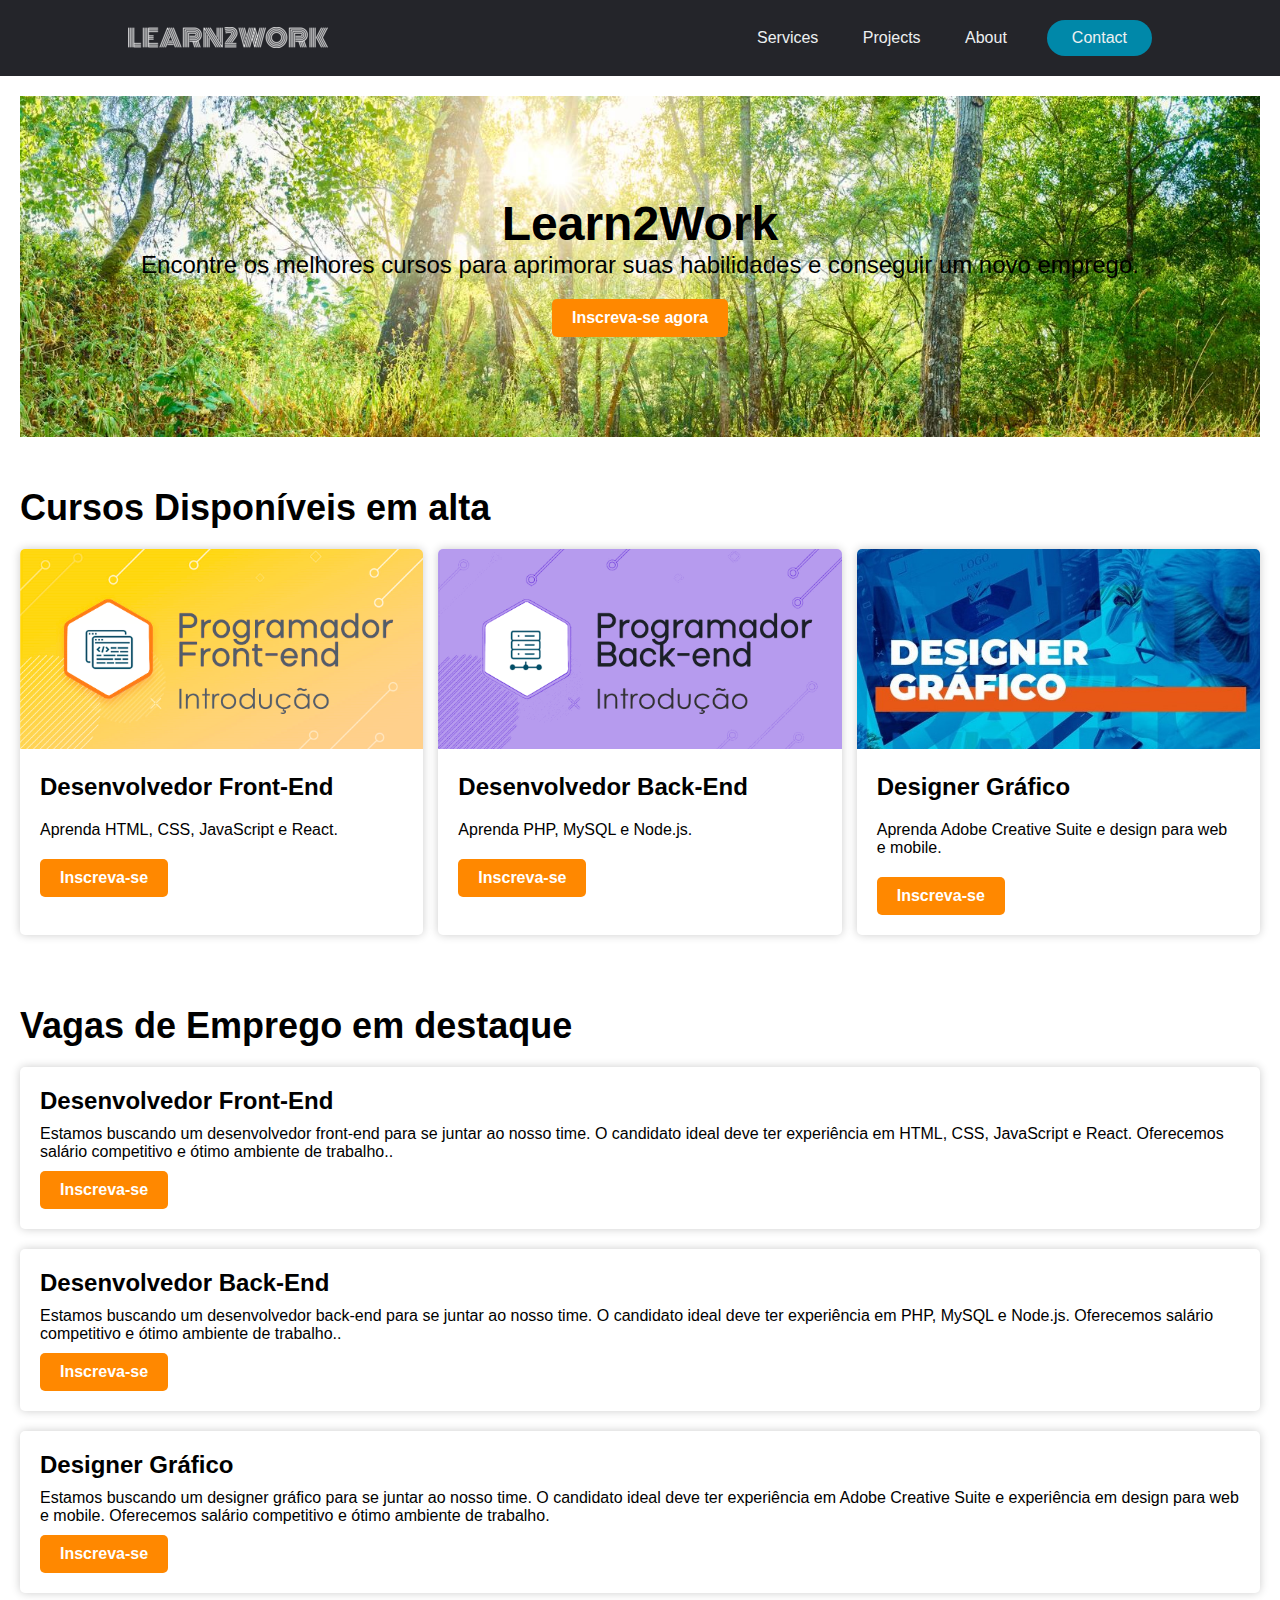
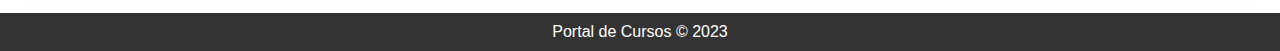
<file: html/cursos.html>
<!DOCTYPE html>
<html>
<head>
	<meta charset="UTF-8">
	<title>Portal de Cursos</title>
	<link rel="stylesheet" type="text/css" href="/Style/style.css">
</head>
<body>
	<header class="nav_header">
    <a class="logo" href="/"><img src="/images/learn2work-high-resolution-logo-.png" alt="logo"></a>
    <nav>
        <ul class="nav_links">
            <li class="li-nav"><a href="#">Services</a></li>
            <li class="li-nav"><a href="#">Projects</a></li>
            <li class="li-nav"><a href="#">About</a></li>
        </ul>
    </nav>
    <a class="cta" href="#">Contact</a>
</header>
	<main>
		<section id="hero">
			<h1>Learn2Work</h1>
			<p>Encontre os melhores cursos para aprimorar suas habilidades e conseguir um novo emprego.</p>
		<button>Inscreva-se agora</button>
		</section>
		<section id="cursos">
			<h2>Cursos Disponíveis em alta</h2>
			<ul>
				<li>
					<img src="/images/thumb2.png" alt="Curso 1">
					<h3>Desenvolvedor Front-End</h3>
					<p>Aprenda HTML, CSS, JavaScript e React.</p>
					<a href="inscreva.html"><button>Inscreva-se</button></a>
				</li>
				<li>
					<img src="/images/thumb.png" alt="Curso 2">
					<h3>Desenvolvedor Back-End</h3>
						<p>Aprenda PHP, MySQL e Node.js.</p>
						<button>Inscreva-se</button>
				</li>
				<li>
					<img src="/images/thumb3.jpg" alt="Curso 3">
					<h3>Designer Gráfico</h3>
					<p>Aprenda Adobe Creative Suite e design para web e mobile.</p>
					<button>Inscreva-se</button>
				</li>
			</ul>
		</section>
		<section id="vagas">
			<h2>Vagas de Emprego em destaque</h2>
			<ul>
				<li>
					<h3>Desenvolvedor Front-End</h3>
					<p>Estamos buscando um desenvolvedor front-end para se juntar ao nosso time. O candidato ideal deve ter experiência em HTML, CSS, JavaScript e React. Oferecemos salário competitivo e ótimo ambiente de trabalho..</p>
					<button>Inscreva-se</button>
				</li>
				<li>
					<h3>Desenvolvedor Back-End</h3>
					<p>Estamos buscando um desenvolvedor back-end para se juntar ao nosso time. O candidato ideal deve ter experiência em PHP, MySQL e Node.js. Oferecemos salário competitivo e ótimo ambiente de trabalho..</p>
					<button>Inscreva-se</button>
				</li>
				<li>
					<h3>Designer Gráfico</h3>
					<p>Estamos buscando um designer gráfico para se juntar ao nosso time. O candidato ideal deve ter experiência em Adobe Creative Suite e experiência em design para web e mobile. Oferecemos salário competitivo e ótimo ambiente de trabalho.</p>
					<button>Inscreva-se</button>
				</li>
			</ul>
		</section>
	</main>
	<footer>
		<p>Portal de Cursos © 2023</p>
	</footer>
</body>
</html>
</file>
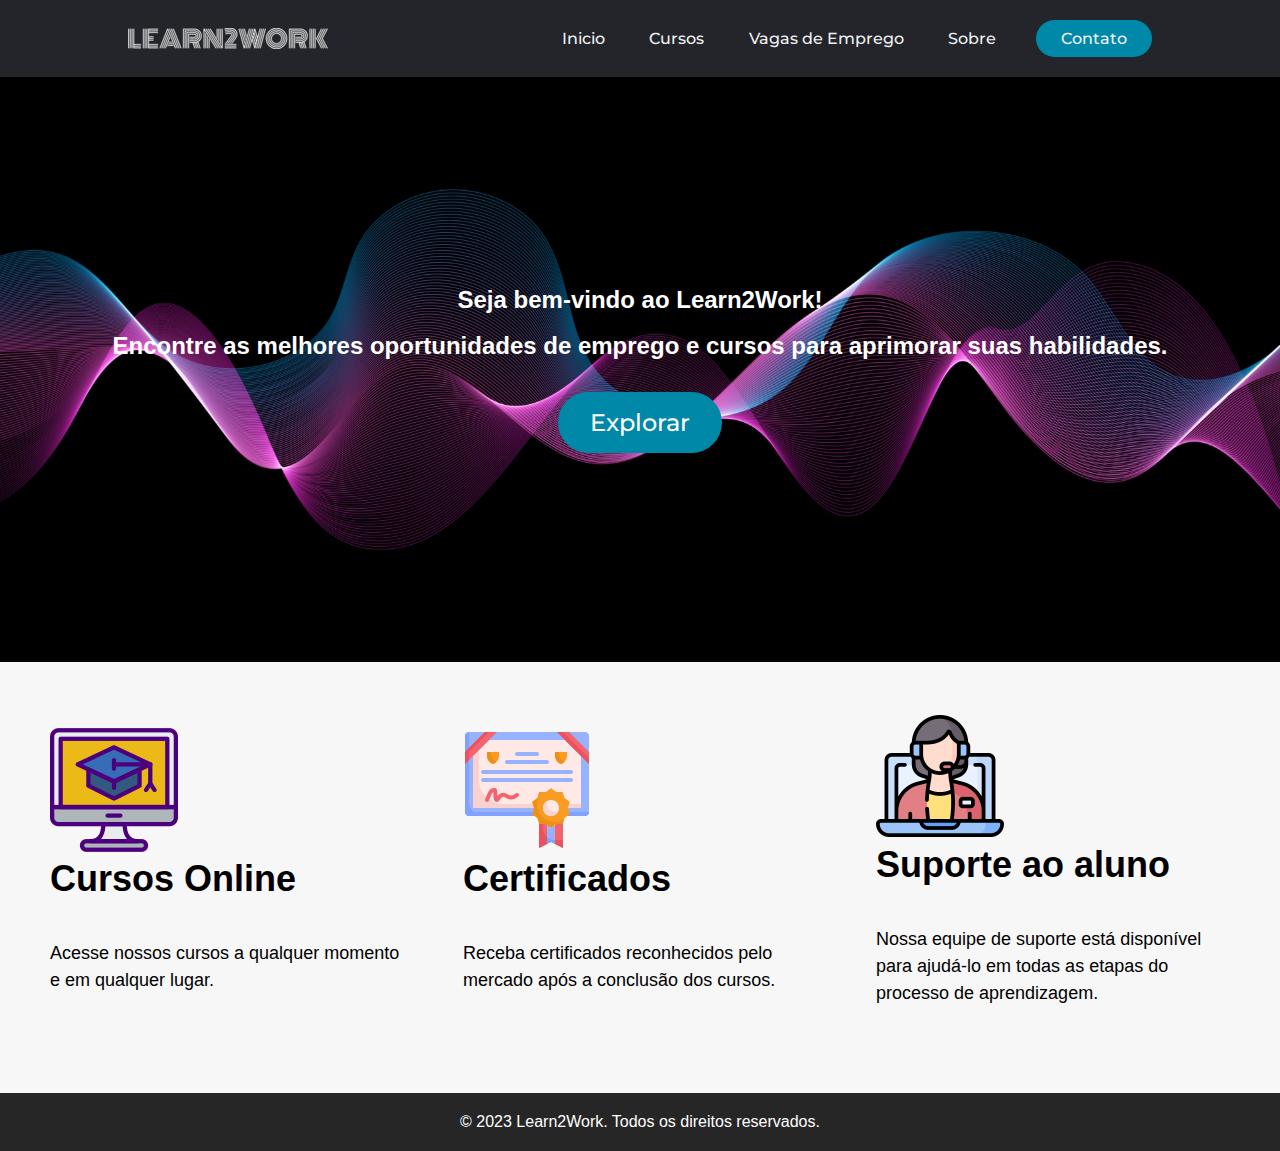
<file: html/Inicio.html>
<!DOCTYPE html>
<html lang="pt-br">
<head>
  <meta charset="UTF-8">
  <title>Learn2Work</title>
  <link rel="stylesheet" href="/Style/style3.css">
  <link href="https://fonts.googleapis.com/css?family=Montserrat:500&display=swap" rel="stylesheet">
</head>
<body>
  <header class="nav_header">
    <a class="logo" href="/"><img src="/images/learn2work-high-resolution-logo-.png" alt="logo"></a>
    <nav>
        <ul class="nav_links">
            <li class="li-nav"><a href="#">Inicio</a></li>
            <li class="li-nav"><a href="#">Cursos</a></li>
            <li class="li-nav"><a href="#">Vagas de Emprego</a></li>
            <li class="li-nav"><a href="#">Sobre</a></li>
        </ul>
    </nav>
    <a class="cta" href="#">Contato</a>
</header>
  <main>
    <section class="hero">
      <div class="banner">
        
        <h2>Seja bem-vindo ao Learn2Work!</h1>
        <br>
        <p>Encontre as melhores oportunidades de emprego e cursos para aprimorar suas habilidades.</p>
        <a href="cursos.html">
          <button>Explorar</button>
        </a>
      </div>
    </section>
    <section class="features">
      <div class="feature">
        <img src="/images/curso-online.png" alt="Ícone de livro">
        <h3>Cursos Online</h3>
        <p>Acesse nossos cursos a qualquer momento e em qualquer lugar.</p>
      </div>
      <div class="feature">
        <img src="/images/certificado.png" alt="Ícone de certificado">
        <h3>Certificados</h3>
        <p>Receba certificados reconhecidos pelo mercado após a conclusão dos cursos.</p>
      </div>
      <div class="feature">
        <img src="/images/suporte.png" alt="Ícone de suporte">
        <h3>Suporte ao aluno</h3>
        <p>Nossa equipe de suporte está disponível para ajudá-lo em todas as etapas do processo de aprendizagem.</p>
      </div>
    </section>
  </main>
  <br><br>
  <footer>
    <p>&copy; 2023 Learn2Work. Todos os direitos reservados.</p>
  </footer>
</body>
</html>
</file>
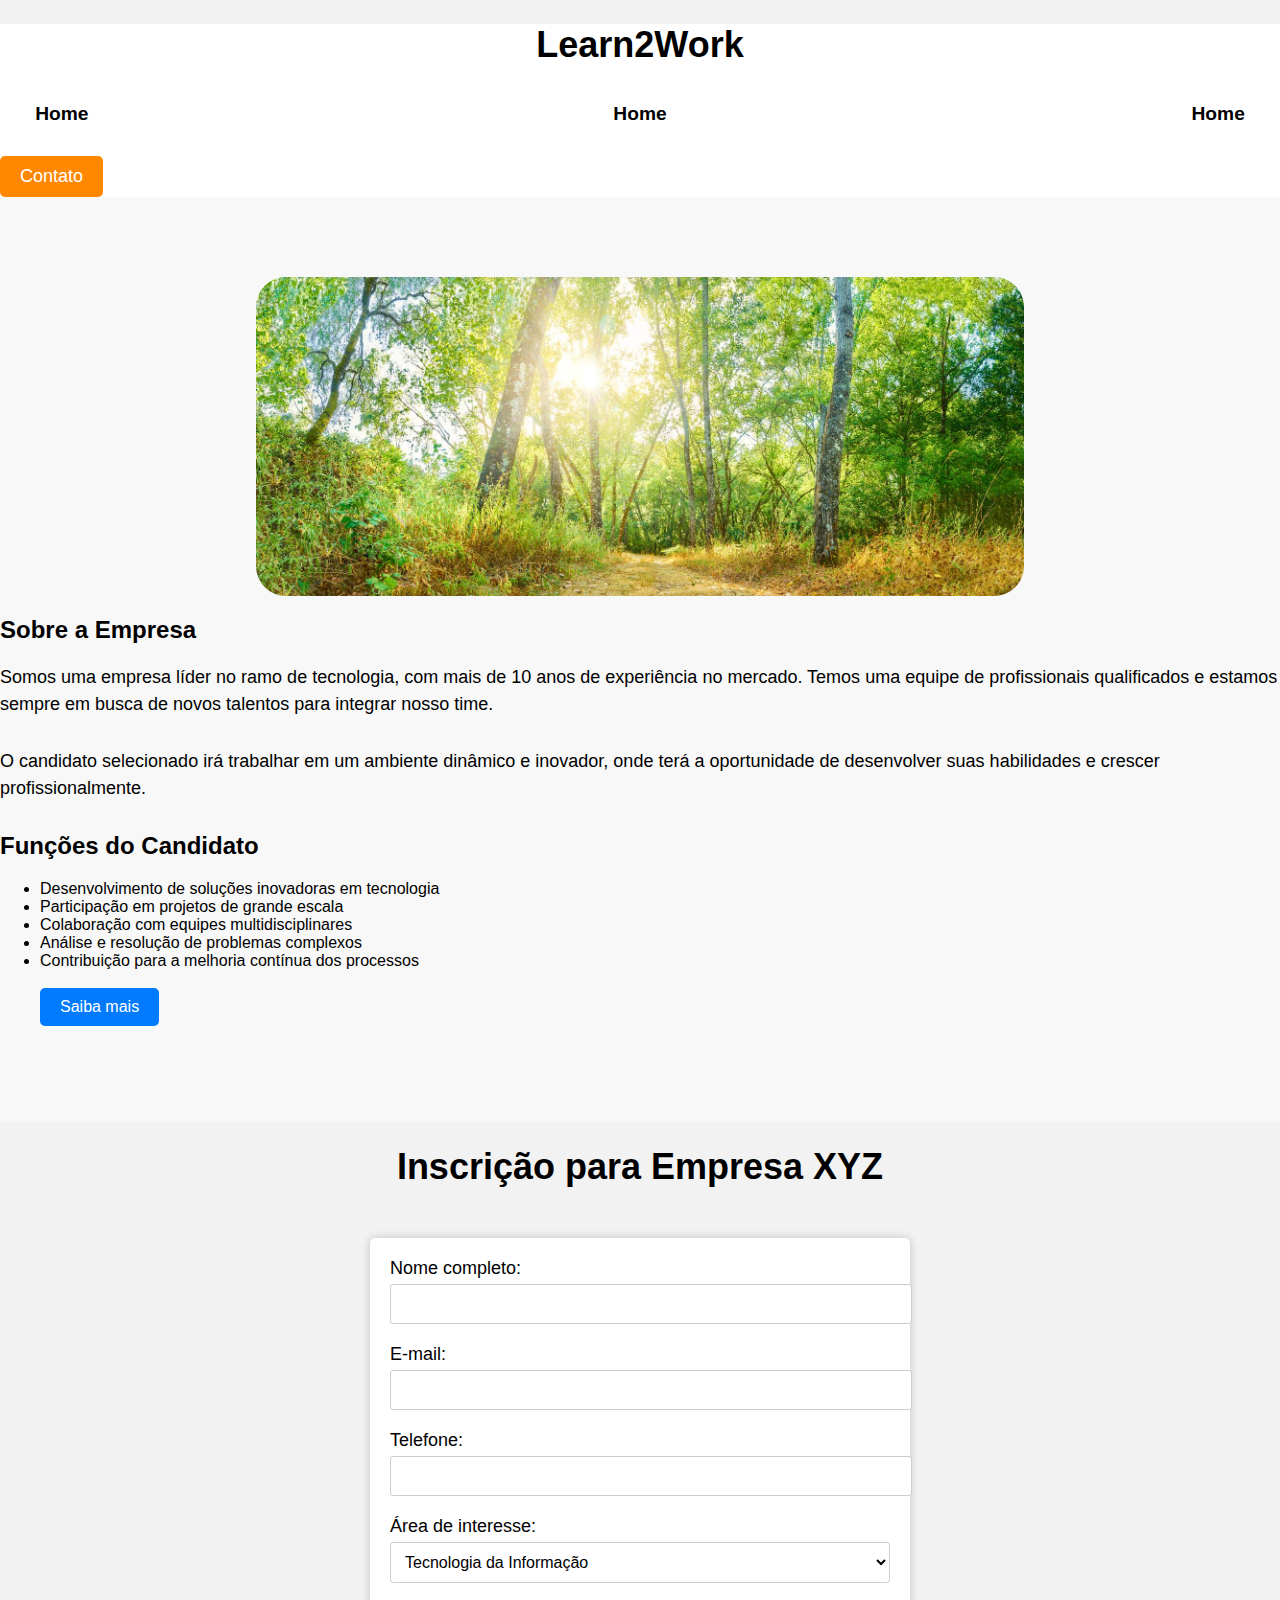
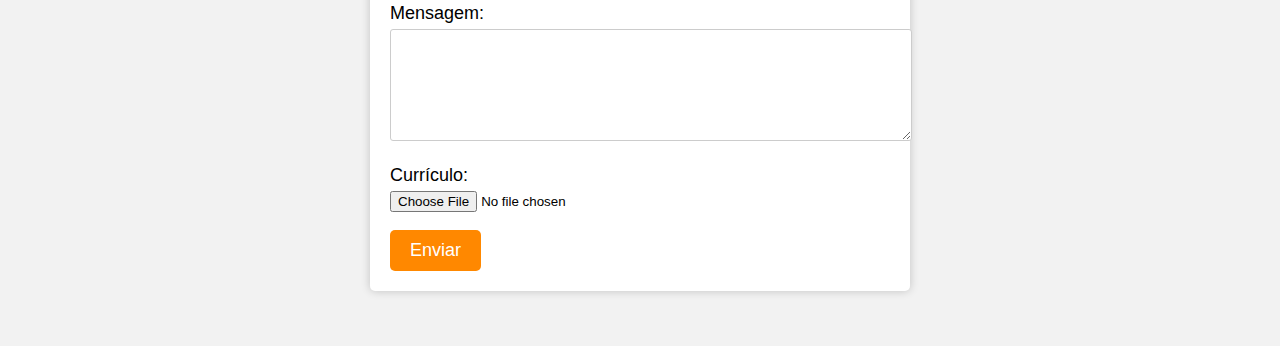
<file: html/inscreva.html>
<!DOCTYPE html>
<html>
<head>
	<meta charset="UTF-8">
	<title>Inscrição para Empresa XYZ</title>
	<style>
		body {
			font-family: Arial, sans-serif;
			background-color: #f2f2f2;
			margin: 0;
			padding: 0;
		}

		h1 {
			font-size: 36px;
			margin-bottom: 20px;
			text-align: center;
		}

		form {
			background-color: #fff;
			border-radius: 5px;
			box-shadow: 0 0 10px rgba(0, 0, 0, 0.2);
			margin: 50px auto;
			max-width: 500px;
			padding: 20px;
		}

		label {
			display: block;
			font-size: 18px;
			margin-bottom: 5px;
		}

		input[type="text"],
		input[type="email"],
		input[type="tel"],
		select,
		textarea {
			border: 1px solid #ccc;
			border-radius: 3px;
			font-size: 16px;
			margin-bottom: 20px;
			padding: 10px;
			width: 100%;
		}

		select {
			background-color: #fff;
			cursor: pointer;
		}

		textarea {
			resize: vertical;
		}

		button {
			background-color: #ff8800;
			border: none;
			border-radius: 5px;
			color: #fff;
			cursor: pointer;
			font-size: 18px;
			padding: 10px 20px;
		}

		button:hover {
			background-color: #ff6600;
			}
		#sobre {
  background-color: #f8f8f8;
  padding: 80px 0;
}

.titulo {
  text-align: center;
  margin-bottom: 40px;
}

.row {
  display: flex;
  flex-wrap: wrap;
}

.here {
  width: 50%;
}

.here1 {
  width: 100%;
}

img {
	border-radius: 30px;
  max-width: 60%;
  height: auto;
  margin-bottom: 20px;
  transition: all 0.3s ease-in-out;
	display: block;
  margin: auto;
	
}

img:hover {
  transform: scale(1.1);
}

h3 {
  font-size: 28px;
  margin-bottom: 20px;
}

p {
  font-size: 18px;
  line-height: 1.5;
  margin-bottom: 30px;
}

.botao-saiba-mais {
  background-color: #007bff;
  color: #fff;
  border: none;
  padding: 10px 20px;
  font-size: 16px;
  border-radius: 5px;
  transition: all 0.3s ease-in-out;
}

.botao-saiba-mais:hover {
  background-color: #0062cc;
  cursor: pointer;
}

header {
	background-color: white;
}

nav ul {
	display: flex;
	justify-content: space-between;
	align-items: center;
	padding: 1em;
}

nav ul li {
	list-style: none;
}

nav ul li a {
	color: rgb(0, 0, 0);
	text-decoration: none;
	font-weight: bold;
	font-size: 1.2em;
	padding: 0.5em 1em;
	transition: all 0.3s ease;
}

nav ul li a:hover {
	background-color: rgb(0, 0, 0);
	padding: 0.7em 1.2em;
	border-radius: 4px;
}
	</style>
</head>
<header>
	<h1 class="logo">Learn2Work</h1>
	<nav>
		<ul class="nav_links">
			<li><a href="#">Home</a></li>
			<li><a href="#">Home</a></li>
			<li><a href="#">Home</a></li>
		</ul>
			
	</nav>
	<a class="cta" href="#"><button>Contato</button></a>
</header>
<body>
	<section id="sobre">
		<div class="container">
			<div class="row">
				<div class="here here1">
					<img src="/images/empresa.jpg" alt="Imagem da empresa">
				</div>
				<div class="here here1">
					<h2>Sobre a Empresa</h2>
        	<p> Somos uma empresa líder no ramo de tecnologia, com mais de 10 anos de experiência no mercado. Temos uma equipe de profissionais qualificados e estamos sempre em busca de novos talentos para integrar nosso time.</p>
        	<p> O candidato selecionado irá trabalhar em um ambiente dinâmico e inovador, onde terá a oportunidade de desenvolver suas habilidades e crescer profissionalmente.</p>
				<div class="here here1">
						<h2>Funções do Candidato</h2>
						<ul>
							<li>Desenvolvimento de soluções inovadoras em tecnologia</li>
							<li>Participação em projetos de grande escala</li>
							<li>Colaboração com equipes multidisciplinares</li>
							<li>Análise e resolução de problemas complexos</li>
							<li>Contribuição para a melhoria contínua dos processos</li>
							<br>
					<button class="botao-saiba-mais">Saiba mais</button>
				</div>
			</div>
		</div>
	</section>
	<h1>Inscrição para Empresa XYZ</h1>

	<form action="submit.php" method="post">
		<label for="nome">Nome completo:</label>
		<input type="text" id="nome" name="nome" required>

		<label for="email">E-mail:</label>
		<input type="email" id="email" name="email" required>

		<label for="telefone">Telefone:</label>
		<input type="tel" id="telefone" name="telefone" required>

		<label for="area">Área de interesse:</label>
		<select id="area" name="area">
			<option value="ti">Tecnologia da Informação</option>
			<option value="rh">Recursos Humanos</option>
			<option value="adm">Administração</option>
			<option value="vendas">Vendas</option>
		</select>

		<label for="mensagem">Mensagem:</label>
		<textarea id="mensagem" name="mensagem" rows="5" required></textarea>
    
    <label for="curriculo">Currículo:</label>
        <input type="file" name="curriculo" id="curriculo" required>
  <br><br>
		<button type="submit">Enviar</button>
	</form>
  
</body>
</html>
</file>
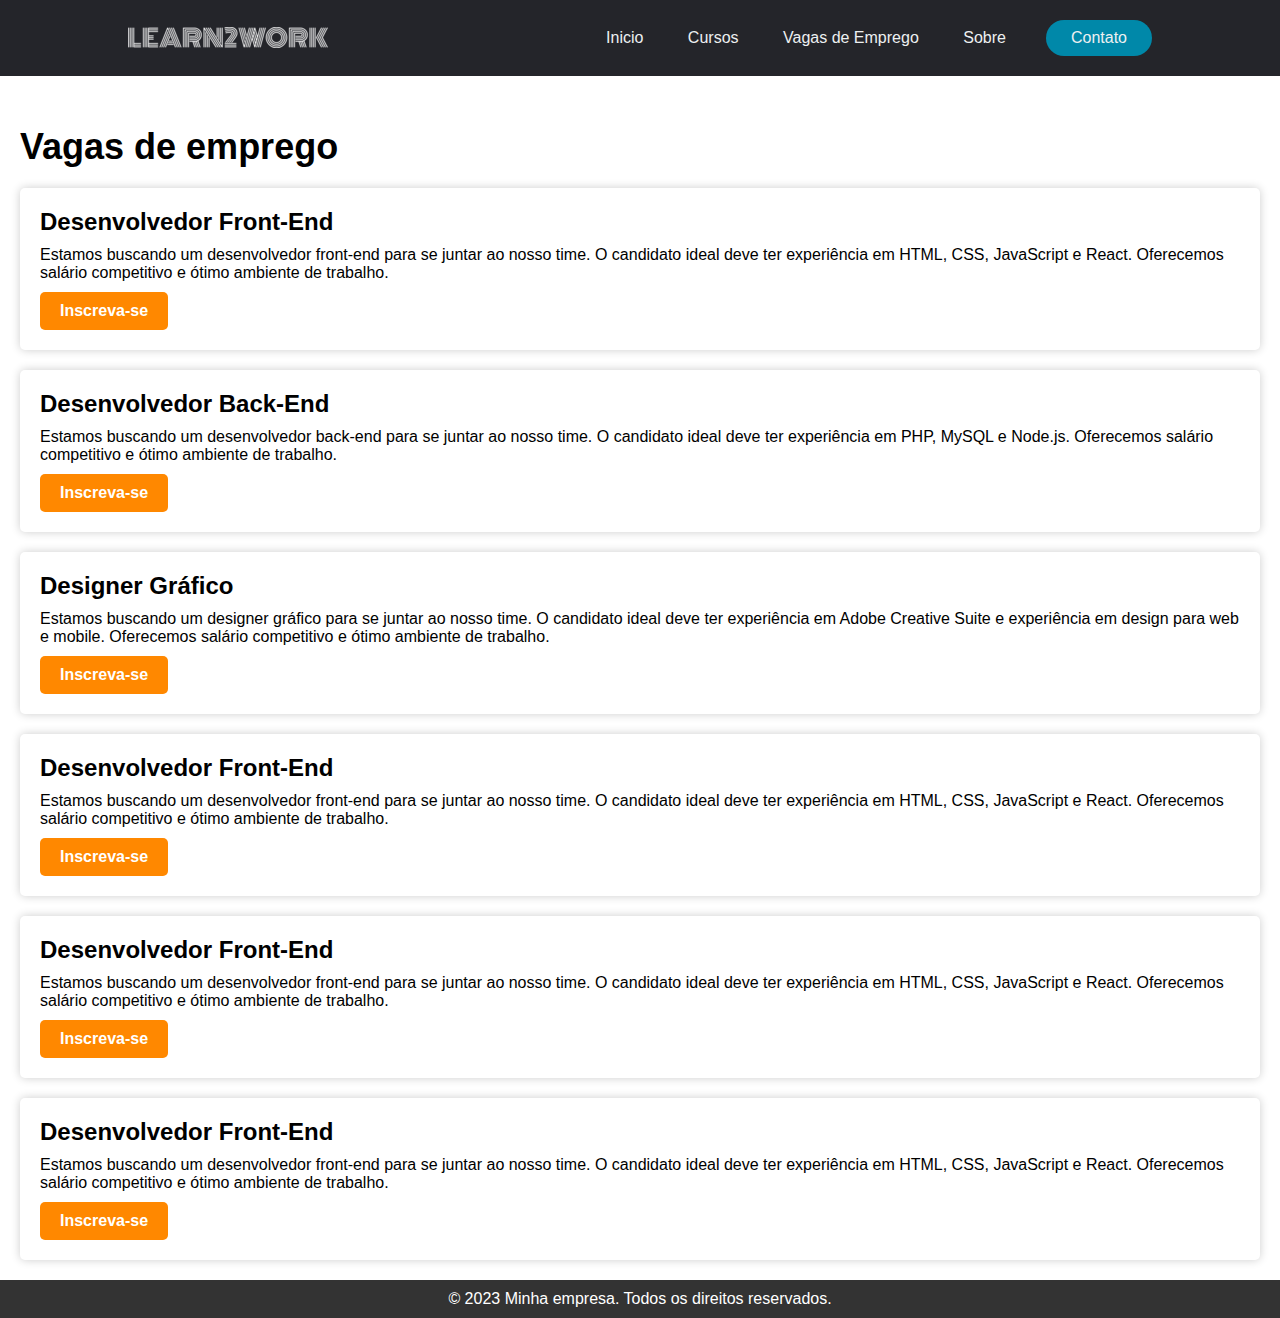
<file: html/vaga.html>
<!DOCTYPE html>
<html lang="pt-br">
<head>
	<meta charset="UTF-8">
	<title>Vagas de emprego - Minha empresa</title>
	<link rel="stylesheet" href="/Style/style.css">
</head>
<body>
	<header class="nav_header">
    <a class="logo" href="/"><img src="/images/learn2work-high-resolution-logo-.png" alt="logo"></a>
    <nav>
        <ul class="nav_links">
            <li class="li-nav"><a href="#">Inicio</a></li>
            <li class="li-nav"><a href="#">Cursos</a></li>
            <li class="li-nav"><a href="#">Vagas de Emprego</a></li>
            <li class="li-nav"><a href="#">Sobre</a></li>
        </ul>
    </nav>
    <a class="cta" href="#">Contato</a>
</header>
	<main>
		<section id="vagas">
			<h2>Vagas de emprego</h2>
			<ul>
				<li>
					<h3>Desenvolvedor Front-End</h3>
					<p>Estamos buscando um desenvolvedor front-end para se juntar ao nosso time. O candidato ideal deve ter experiência em HTML, CSS, JavaScript e React. Oferecemos salário competitivo e ótimo ambiente de trabalho.</p>
					<button>Inscreva-se</button>
				</li>
				<li>
					<h3>Desenvolvedor Back-End</h3>
					<p>Estamos buscando um desenvolvedor back-end para se juntar ao nosso time. O candidato ideal deve ter experiência em PHP, MySQL e Node.js. Oferecemos salário competitivo e ótimo ambiente de trabalho.</p>
					<button>Inscreva-se</button>
				</li>
				<li>
					<h3>Designer Gráfico</h3>
					<p>Estamos buscando um designer gráfico para se juntar ao nosso time. O candidato ideal deve ter experiência em Adobe Creative Suite e experiência em design para web e mobile. Oferecemos salário competitivo e ótimo ambiente de trabalho.</p>
					<button>Inscreva-se</button>
				</li>
				<li>
					<h3>Desenvolvedor Front-End</h3>
					<p>Estamos buscando um desenvolvedor front-end para se juntar ao nosso time. O candidato ideal deve ter experiência em HTML, CSS, JavaScript e React. Oferecemos salário competitivo e ótimo ambiente de trabalho.</p>
					<button>Inscreva-se</button>
				</li>
				<li>
					<h3>Desenvolvedor Front-End</h3>
					<p>Estamos buscando um desenvolvedor front-end para se juntar ao nosso time. O candidato ideal deve ter experiência em HTML, CSS, JavaScript e React. Oferecemos salário competitivo e ótimo ambiente de trabalho.</p>
					<button>Inscreva-se</button>
				</li>
				<li>
					<h3>Desenvolvedor Front-End</h3>
					<p>Estamos buscando um desenvolvedor front-end para se juntar ao nosso time. O candidato ideal deve ter experiência em HTML, CSS, JavaScript e React. Oferecemos salário competitivo e ótimo ambiente de trabalho.</p>
					<button>Inscreva-se</button>
				</li>
			</ul>
		</section>
	</main>
	<footer>
		<p>&copy; 2023 Minha empresa. Todos os direitos reservados.</p>
	</footer>
</body>
</html>
</file>
<file: Style/style.css>
body {
	font-family: Arial, sans-serif;
	margin: 0;
	padding: 0;
}

@import url('https://fonts.googleapis.com/css2?family=Montserrat:wght@500&display=swap');

* {
  box-sizing: border-box;
  margin: 0;
  padding: 0;
}

.li-nav, a, button {
  font-family: "Montserrat", sans-serif;
  font-weight: 500;
  font-size: 16px;
  color: #edf0f1;
  text-decoration: none;
}

.nav_header {
  display: flex;
  justify-content: flex-end;
  align-items: center;
  padding: 20px 10%;
  background-color: #24252A;
}

.logo {
  cursor: pointer;
  margin-right: auto;
  color: #edf0f1;
  font-family: "Montserrat", sans-serif;
  font-size: 30px;
}

.nav_links {
  list-style: none;
}

.nav_links .li-nav {
  display: inline-block;
  padding: 0px 20px;
}

.nav_links .li-nav a {
  transition: all 0.3s ease 0s;
}

.nav_links .li-nav a:hover {
  color: #0088a9;
}

.cta {
  margin-left: 20px;
  padding: 9px 25px;
  background-color: rgba(0, 136, 169, 1);
  border: none;
  border-radius: 50px;
  cursor: pointer;
  transition: all 0.3s ease 0s;
}

.cta:hover {
  background-color: rgba(0, 136, 169, 0.8);
}






  main {
  margin: 20px;
  }
  
  #hero {
  background-image: url(/images/empresa.jpg);
  background-size: cover;
  background-position: center;
  color: #000000;
  text-align: center;
  padding: 100px 0;
  }
  
  #hero h1 {
  font-size: 48px;
  margin: 0;
  }
  
  #hero p {
  font-size: 24px;
  margin-bottom: 20px;
  }
  
  button {
    background-color: #ff8800;
    border: none;
    color: #fff;
    font-size: 16px;
    font-weight: bold;
    padding: 10px 20px;
    border-radius: 5px;
    cursor: pointer;
    transition: background-color 0.2s ease-in-out;
  }
  
  button:hover {
    background-color: #ff6600;
  }
  
  
  #cursos {
  margin-top: 50px;
  }
  
  #cursos h2 {
  font-size: 36px;
  margin-bottom: 20px;
  }
  
  #cursos ul {
  list-style: none;
  margin: 0;
  padding: 0;
  display: flex;
  justify-content: space-between;
  flex-wrap: wrap;
  }
  
  #cursos li {
  width: calc(33.33% - 10px);
  margin-bottom: 20px;
  box-shadow: 0 0 10px rgba(0, 0, 0, 0.2);
  border-radius: 5px;
  overflow: hidden;
  transition: 0.15s;
  }
  
  #cursos li img {
  width: 100%;
  height: 200px;
  object-fit: cover;
  }
  
  #cursos li h3 {
  font-size: 24px;
  margin: 20px;
  }
  
  #cursos li p {
  font-size: 16px;
  margin: 0 20px 20px 20px;
  }
  
  #cursos li button {
  display: block;
  margin: 20px;
  }
  
  #vagas {
  margin-top: 50px;
  }
  
  #vagas h2 {
  font-size: 36px;
  margin-bottom: 20px;
  }
  
  #vagas ul {
  list-style: none;
  margin: 0;
  padding: 0;
  }
  
  #vagas li {
  margin-bottom: 20px;
  box-shadow: 0 0 10px rgba(0, 0, 0, 0.2);
  border-radius: 5px;
  padding: 20px;
  transition: 0.15s;
  }
  
  #vagas li h3 {
  font-size: 24px;
  margin: 0 0 10px 0;
  }
  
  #vagas li p {
  font-size: 16px;
  margin-bottom: 10px;
  }
  
  #vagas li button {
  display: block;
  margin-top: 10px;
  }
  
  footer {
  background-color: #333;
  color: #fff;
  text-align: center;
  padding: 10px 20px;
  }
  
  nav ul li a:hover {
    color: #ff8800;
    }
    
    button:hover {
    background-color: #ff6600;
    }
    
    #cursos li:hover {
    box-shadow: 0 0 20px rgba(0, 0, 0, 0.3);
    transform: translateY(-5px);
    }
    
    #vagas li:hover {
    box-shadow: 0 0 20px rgba(0, 0, 0, 0.3);
    transform: translateY(-5px);
    }

    button:hover {
      background-color: #ff6600;
      padding: 12px 24px;
      }
</file>
<file: Style/style3.css>
/* Reset */
* {
  margin: 0;
  padding: 0;
  box-sizing: border-box;
}

/* Background e fonte */
body {
  background-color: #f7f7f7;
  font-family: Arial, sans-serif;
}

@import url('https://fonts.googleapis.com/css2?family=Montserrat:wght@500&display=swap');

.li-nav, a, button {
  font-family: "Montserrat", sans-serif;
  font-weight: 500;
  font-size: 16px;
  color: #edf0f1;
  text-decoration: none;
}

.nav_header {
  display: flex;
  justify-content: flex-end;
  align-items: center;
  padding: 20px 10%;
  background-color: #24252A;
}

.logo {
  cursor: pointer;
  margin-right: auto;
  color: #edf0f1;
  font-family: "Montserrat", sans-serif;
  font-size: 30px;
}

.nav_links {
  list-style: none;
}

.nav_links .li-nav {
  display: inline-block;
  padding: 0px 20px;
}

.nav_links .li-nav a {
  transition: all 0.3s ease 0s;
}

.nav_links .li-nav a:hover {
  color: #0088a9;
}

.cta {
  margin-left: 20px;
  padding: 9px 25px;
  background-color: rgba(0, 136, 169, 1);
  border: none;
  border-radius: 50px;
  cursor: pointer;
  transition: all 0.3s ease 0s;
}

.cta:hover {
  background-color: rgba(0, 136, 169, 0.8);
}


/* Hero Section */
.hero {
  background-image: url("/images/logo.jpg");
  background-size: cover;
  background-position: center;
  height: 65vh;
  display: flex;
  align-items: center;
  justify-content: center;
}

.banner {
  text-align: center;
  color: white;
  font-weight: bold;
}

.banner h1 {
  font-size: 4rem;
  margin-bottom: 1rem;
}

.banner p {
  font-size: 1.5rem;
  margin-bottom: 2rem;
}

.banner button {
  background-color: rgba(0, 136, 169, 1);
  border: none;
  color: #fff;
  font-size: 1.5rem;
  padding: 1rem 2rem;
  border-radius: 5px;
  cursor: pointer;
  transition: 0.15s;
  border-radius: 50px;
}

.banner button:hover {
  background-color: rgb(19, 126, 153);
}

/* Features Section */
.features {
  background-color: #f7f7f7;
  padding: 50px;
  display: flex;
  justify-content: space-between;
  align-items: center;
}

.features h3 {
  font-size: 36px;
  margin-bottom: 40px;

  
}

.features div {
  flex-basis: 30%;

}

.features div h4 {
  font-size: 24px;
  margin-bottom: 20px;
}

.features div p {
  font-size: 18px;
  line-height: 1.5;
}

/* Footer */
footer {
  background-color: #262626;
  color: #fff;
  padding: 20px;
  text-align: center;
}

footer p {
  font-size: 16px;
}
</file>
